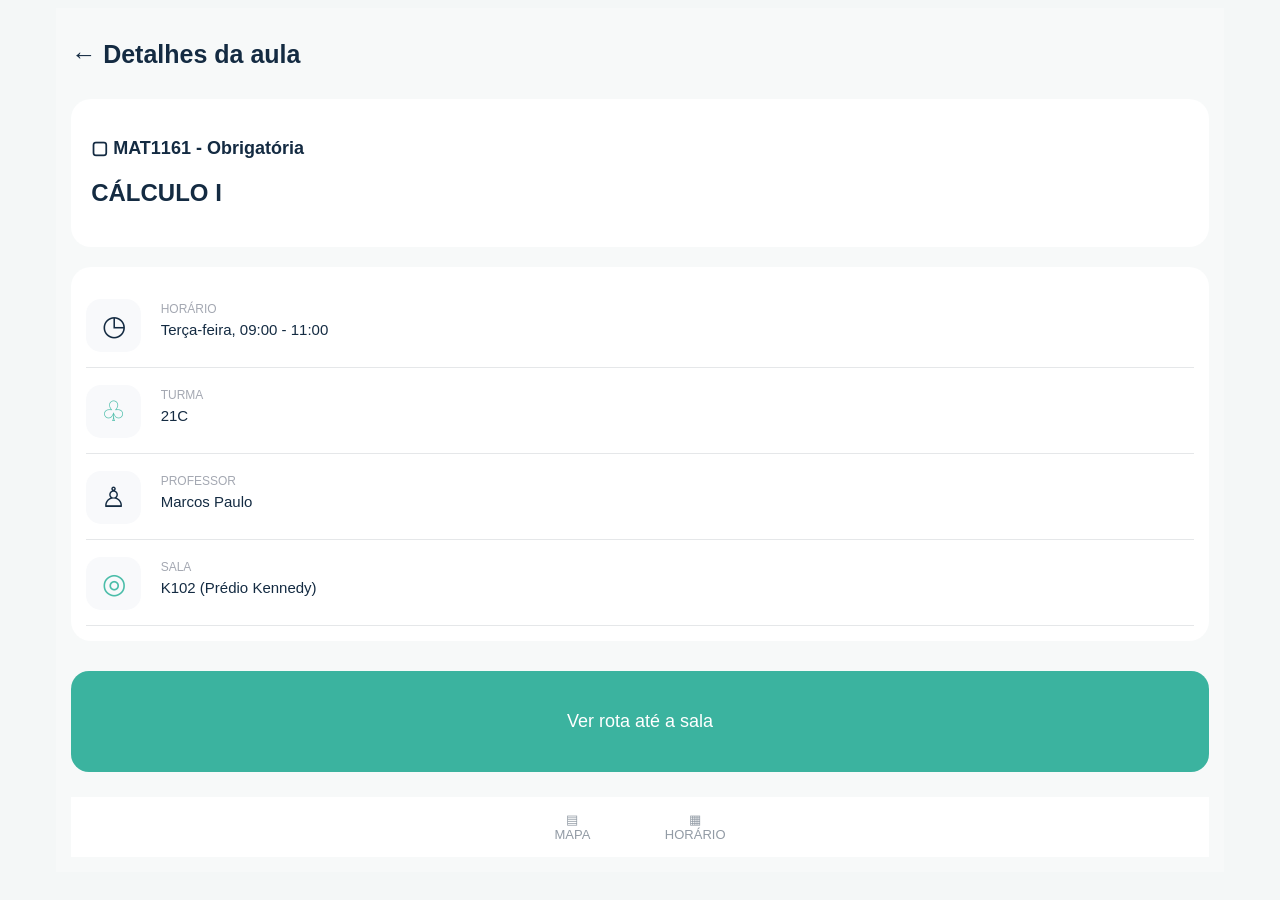
<file: mapucapp/templates/aula.html>
<!DOCTYPE html>
<html lang="pt-br">
<head>
    <meta charset="UTF-8">
    <title>Detalhes da aula</title>
    <link rel="stylesheet" href="..\static\css\aula.css">
</head>
<body>

    <div class="tela">

        <h1>← Detalhes da aula</h1>

        <div class="materia">
           <p>▢ MAT1161 - Obrigatória</p>
            <h2>CÁLCULO I</h2>
        </div>

        <div class="detalhes">

            <div class="item">
                <div class="icone">◷</div>
                <div class="texto">
                    <p class="titulo">HORÁRIO</p>
                    <p>Terça-feira, 09:00 - 11:00</p>
                </div>
            </div>

            <div class="item">
                <div class="icone verde">♧</div>
                <div class="texto">
                    <p class="titulo">TURMA</p>
                    <p>21C</p>
                </div>
            </div>

            <div class="item">
                <div class="icone">♙</div>
                <div class="texto">
                    <p class="titulo">PROFESSOR</p>
                    <p>Marcos Paulo</p>
                </div>
            </div>

            <div class="item">
                <div class="icone verde">◎</div>
                <div class="texto">
                    <p class="titulo">SALA</p>
                <p>K102 (Prédio Kennedy)</p>
                </div>
            </div>

        </div>

        <div class="botao">
           <p>Ver rota até a sala</p>
        </div>

        <div class="menu">
            <p>▤<br>MAPA</p>
            <p>▦<br>HORÁRIO</p>
        </div>

    </div>

</body>
</html>
</file>
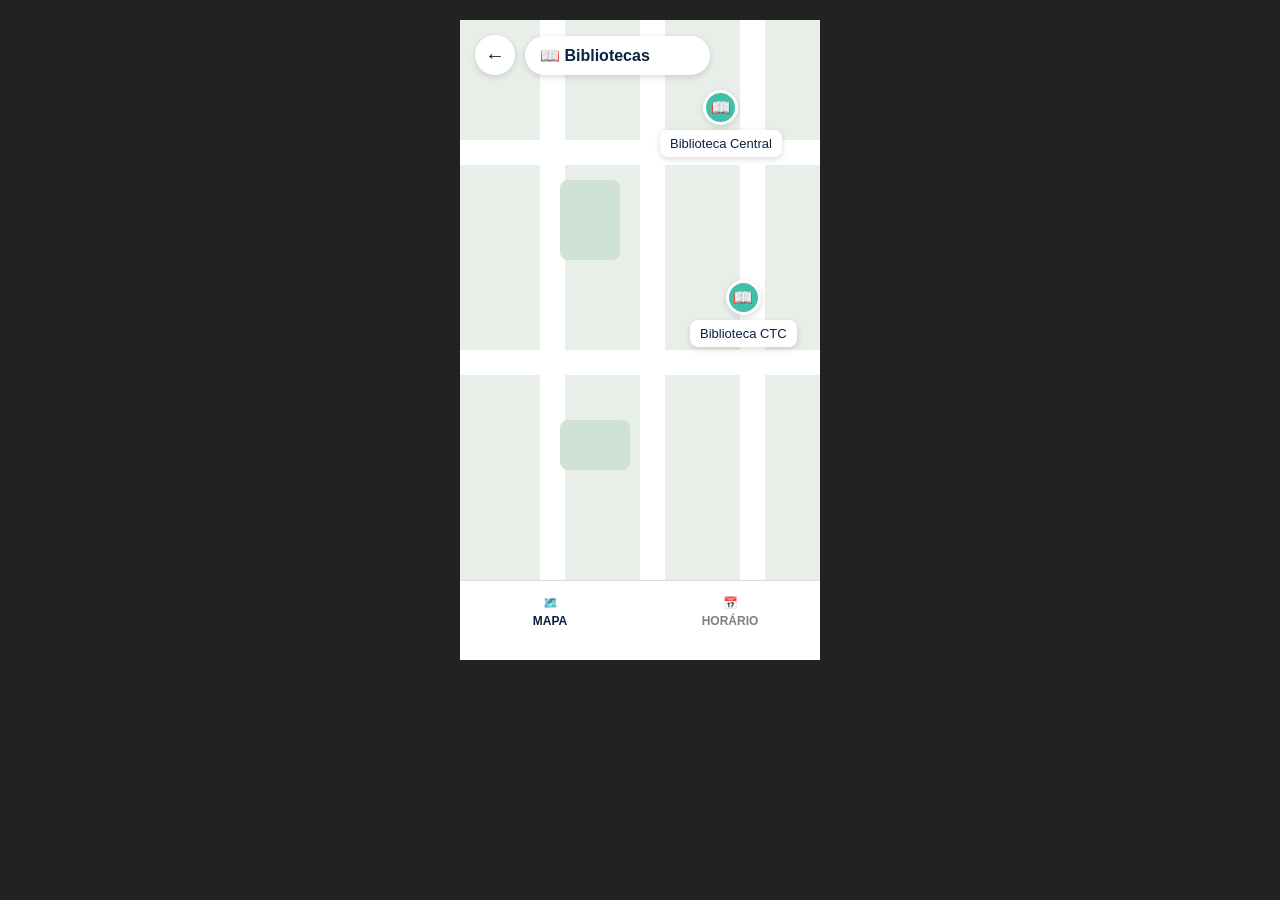
<file: mapucapp/templates/bibliotecas.html>
<!DOCTYPE html>
<html lang="pt-BR">
<head>
  <meta charset="UTF-8">
  <meta name="viewport" content="width=device-width, initial-scale=1">
  <title>Mapa - MaPUC</title>
  <link rel="stylesheet" href="..\static\css\bibliotecas.css">
</head>
<body>
  <div class="celular">

    <header class="topo">
      <a href="telainiciomelhorada.html" class="botao-voltar" aria-label="Voltar">←</a>
      <h1 class="titulo"><span aria-hidden="true">📖</span> Bibliotecas</h1>
    </header>

    <main class="mapa">
      <div class="rua rua--horizontal" style="--pos: 120px"></div>
      <div class="rua rua--horizontal" style="--pos: 330px"></div>
      <div class="rua rua--vertical" style="--pos: 80px"></div>
      <div class="rua rua--vertical" style="--pos: 180px"></div>
      <div class="rua rua--vertical" style="--pos: 280px"></div>

      <div class="quarteirao" style="--top: 160px; --left: 100px; --w: 60px; --h: 80px"></div>
      <div class="quarteirao" style="--top: 400px; --left: 100px; --w: 70px; --h: 50px"></div>

      <div class="marcador" style="--top: 70px; --left: 200px">
        <div class="pino" aria-hidden="true">📖</div>
        <div class="etiqueta">Biblioteca Central</div>
      </div>

      <div class="marcador" style="--top: 260px; --left: 230px">
        <div class="pino" aria-hidden="true">📖</div>
        <div class="etiqueta">Biblioteca CTC</div>
      </div>
    </main>

    <nav class="menu">
      <a class="item-menu ativo" aria-current="page">
        <span class="icone" aria-hidden="true">🗺️</span>
        Mapa
      </a>
      <a href="aula.html" class="item-menu">
        <span class="icone" aria-hidden="true">📅</span>
        Horário
      </a>
    </nav>

  </div>
</body>
</html>
</file>
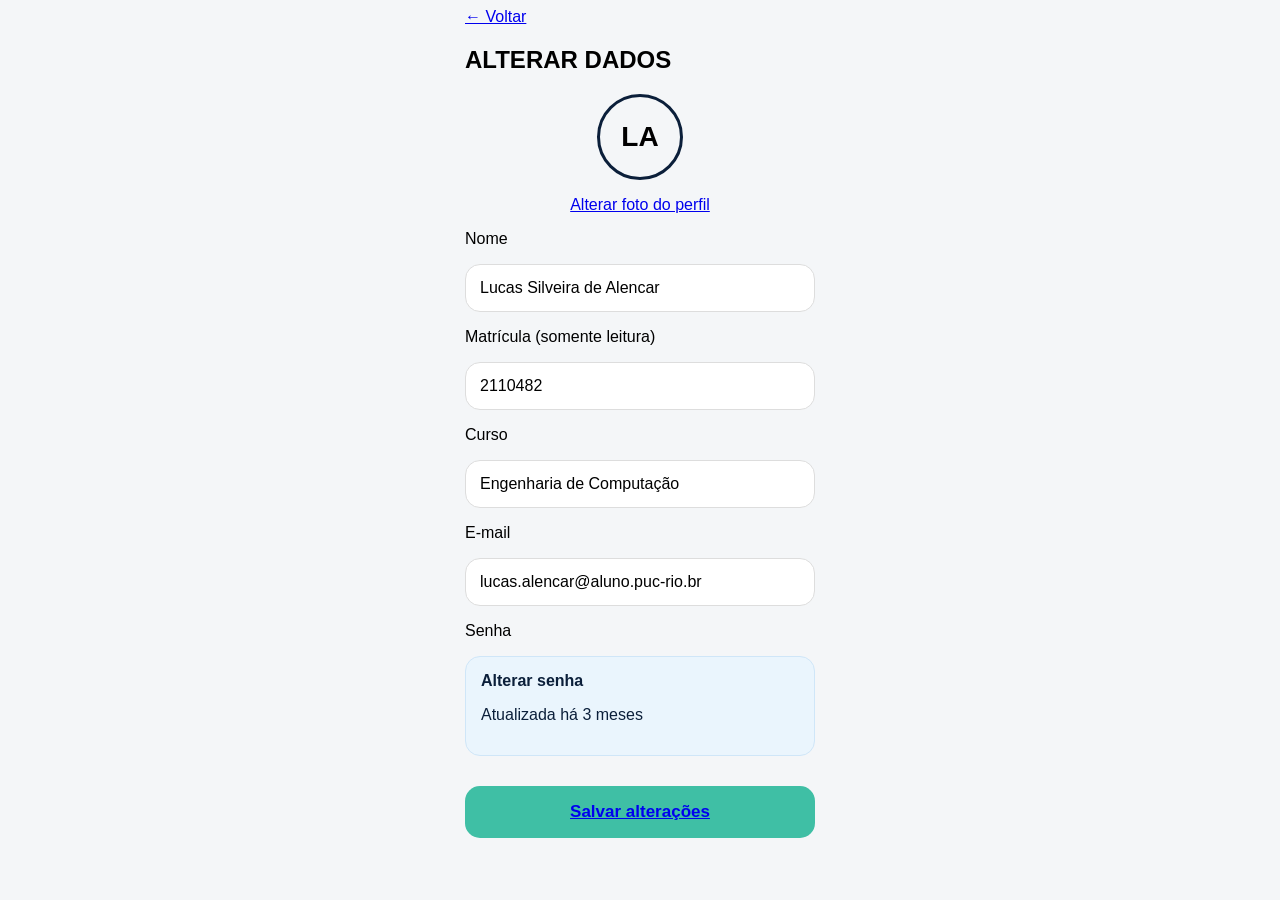
<file: mapucapp/templates/dados.html>
<!DOCTYPE html>
<html lang="pt-br">
  <head>
    <meta charset="UTF-8">
    <title>Alterar Dados - MaPUC</title>
    <link rel="stylesheet" href="../static/css/alterar-dados.css">
  </head>
  <body>
    <div class="container-celular">

      <a href="telaperfilmelhorado.html">← Voltar</a>
      <h2>ALTERAR DADOS</h2>

      <div class="avatar">LA</div>
      <p class="centro"><a href="#">Alterar foto do perfil</a></p>

      <p>Nome</p>
      <input type="text" value="Lucas Silveira de Alencar">

      <p>Matrícula (somente leitura)</p>
      <input type="text" value="2110482" readonly>

      <p>Curso</p>
      <input type="text" value="Engenharia de Computação">

      <p>E-mail</p>
      <input type="text" value="lucas.alencar@aluno.puc-rio.br">

      <p>Senha</p>
      <a class="cartao-senha" href="#">
        <b>Alterar senha</b>
        <p>Atualizada há 3 meses</p>
      </a>

      <button><a href="telaperfilmelhorado.html">Salvar alterações</button></a>

    </div>
  </body>
</html>
</file>
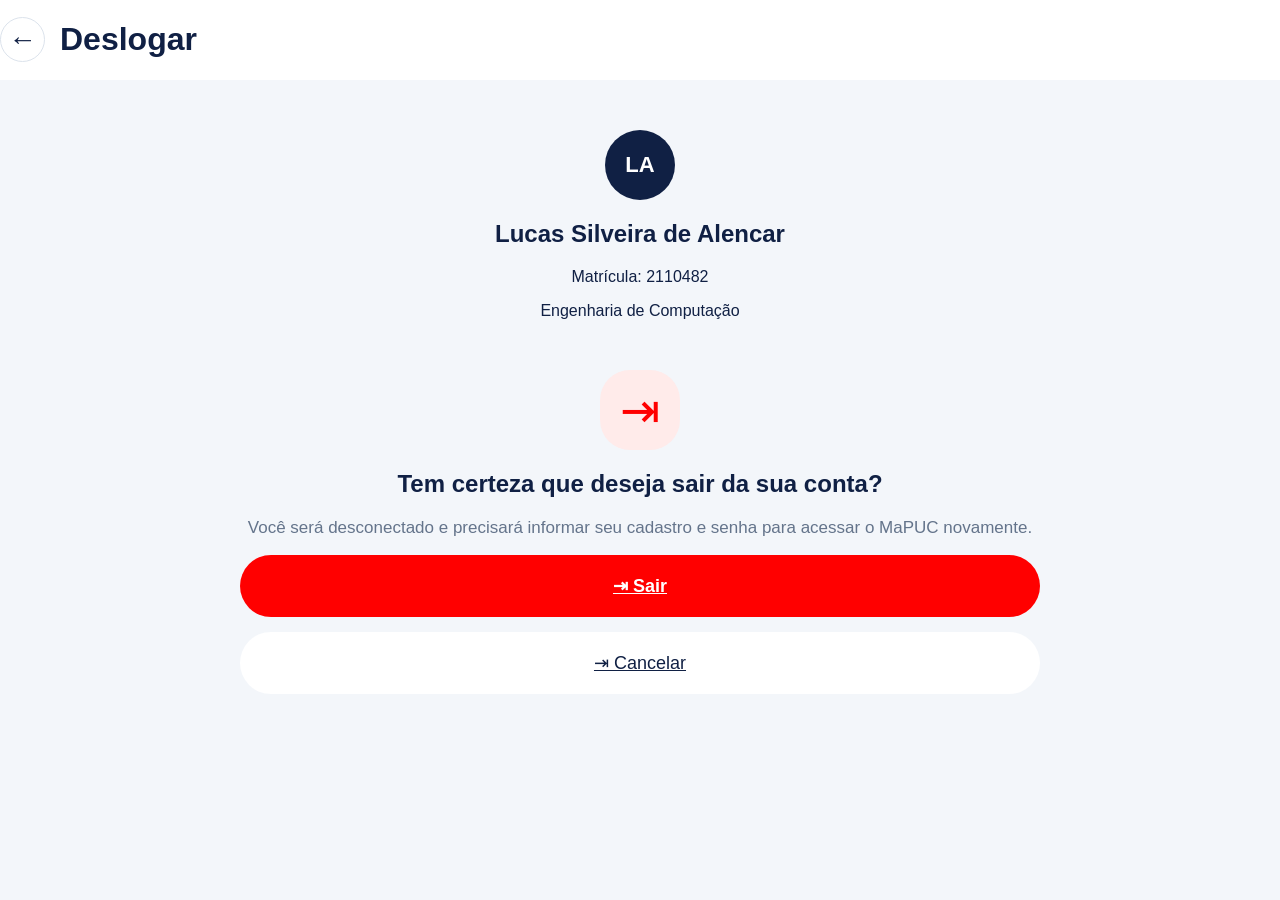
<file: mapucapp/templates/deslogar.html>
<!DOCTYPE html>
<html>
<head>
    <meta charset="UTF-8">
    <title>Deslogar - MaPUC</title>
    <link rel="stylesheet" href="../static/css/deslogar.css">
</head>

<body>

    <div class="topo">
        <a href="telaperfilmelhorado.html"><button class="botao-seta" type="button">←</button></a>
        <h1>Deslogar</h1>
    </div>

    <div class="geral">
			
    	<div class="circulo-iniciais">LA</div>

    	<h2>Lucas Silveira de Alencar</h2>
    	<p>Matrícula: 2110482</p>
    	<p>Engenharia de Computação</p>


        <div class="icone-saida">⇥</div>

        <h2 class="pergunta">Tem certeza que deseja sair da sua conta?</h2>

        <p class="descricao">
            Você será desconectado e precisará informar seu cadastro e senha
            para acessar o MaPUC novamente.
        </p>

        <div class="botoes">
            <a href="loginmelhorado.html" class="botao-sair">⇥ Sair</a>

            <a href="telaperfilmelhorado.html" class="botao-cancelar">⇥ Cancelar</a>
        </div>

    </div>

</body>
</html>
</file>
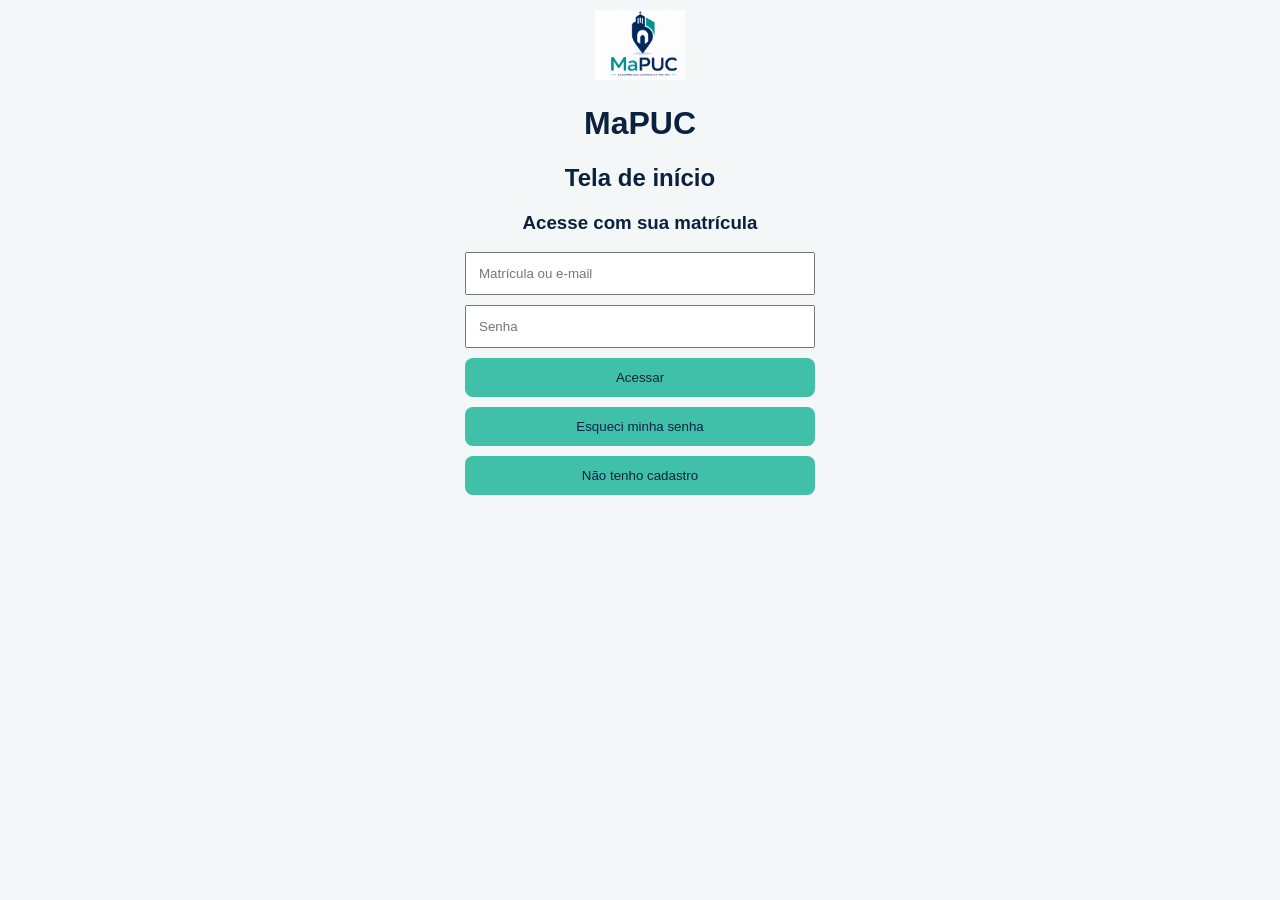
<file: mapucapp/templates/loginmelhorado.html>
<!DOCTYPE html>
<html lang="pt-br">
<head>
    <meta charset="UTF-8">
    <meta name="viewport" content="width=device-width, initial-scale=1.0">
    <title>Login - MaPUC</title>
    <link rel="stylesheet" href="../static/css/loginmelhorado.css">
</head>

<body>

    <div class="container-celular">

        <div class="imagem-logo">
            <img src="logopuc.png" alt="Logo MaPUC">
        </div>

        <h1>MaPUC</h1>

        <h2>Tela de início</h2>
        <h3>Acesse com sua matrícula</h3>

<div>
    <input type="text" placeholder="Matrícula ou e-mail">

    <input type="password" placeholder="Senha">

    <button type="button">Acessar</button>
</div>

        <button type="button">Esqueci minha senha</button>
        <button type="button">Não tenho cadastro</button>

    </div>

</body>
</html>
</file>
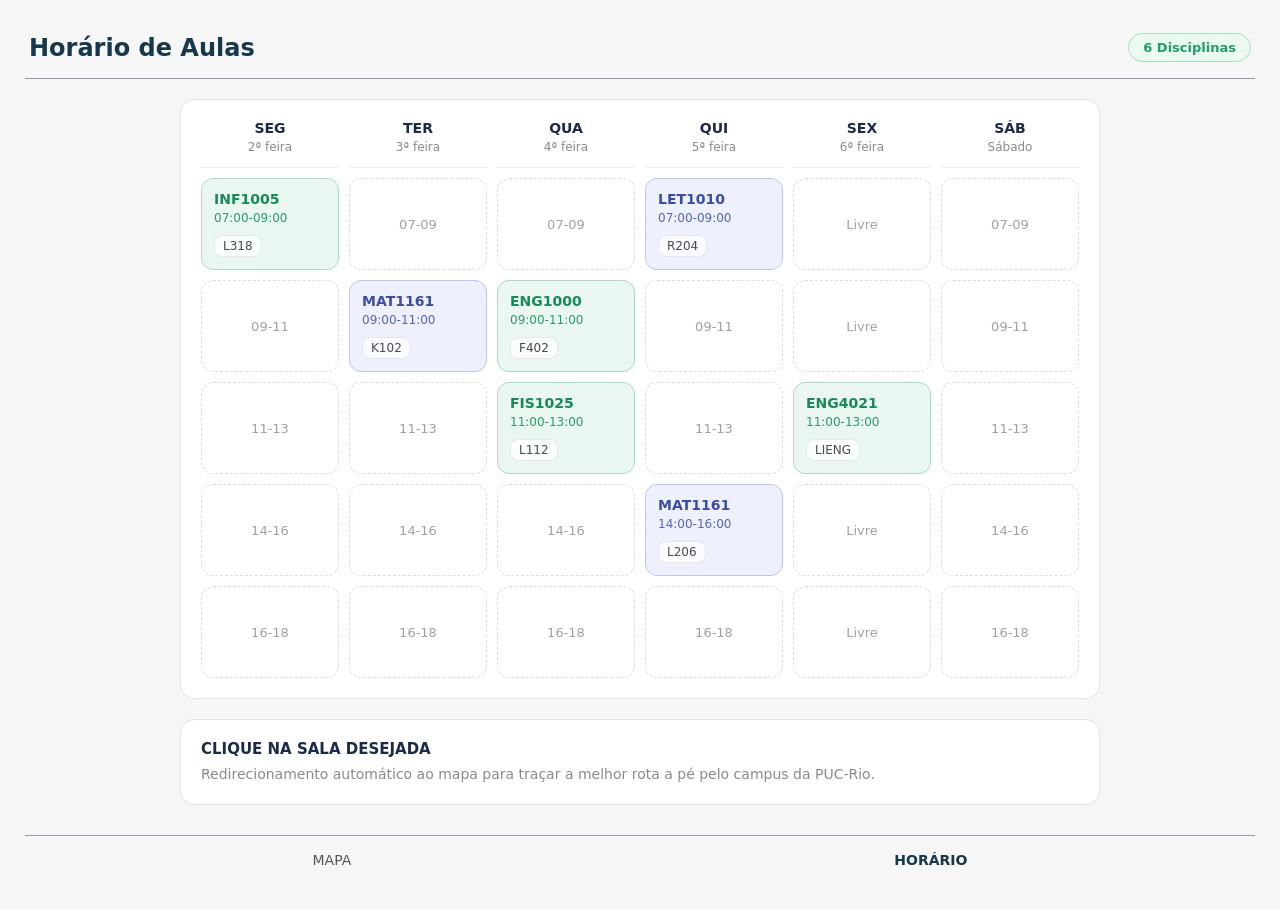
<file: mapucapp/templates/telaaulas.html>
<!DOCTYPE html>
<html>
  <head>
    <title>MaPUC - Horário</title>
    <link rel="stylesheet" href="..\static\css\telaaulas.css" />
  </head>
  <body>
    <header class="topbar">
      <div class="topbar-left">
        <h1>Horário de Aulas</h1>
      </div>
      <span class="badge-disciplinas">6 Disciplinas</span>
    </header>

    <div class="conteudo">
      <div class="grade-wrapper">
        <div class="grade">
          <!-- cabeçalho dos dias -->
          <div class="dia-cabecalho"><strong>SEG</strong><span>2ª feira</span></div>
          <div class="dia-cabecalho"><strong>TER</strong><span>3ª feira</span></div>
          <div class="dia-cabecalho"><strong>QUA</strong><span>4ª feira</span></div>
          <div class="dia-cabecalho"><strong>QUI</strong><span>5ª feira</span></div>
          <div class="dia-cabecalho"><strong>SEX</strong><span>6ª feira</span></div>
          <div class="dia-cabecalho"><strong>SÁB</strong><span>Sábado</span></div>

          <!-- 07-09 -->
          <div class="celula aula verde">
            <span class="aula-codigo">INF1005</span>
            <span class="aula-hora">07:00-09:00</span>
            <span class="sala">L318</span>
          </div>
          <div class="celula vazia">07-09</div>
          <div class="celula vazia">07-09</div>
          <div class="celula aula azul">
            <span class="aula-codigo">LET1010</span>
            <span class="aula-hora">07:00-09:00</span>
            <span class="sala">R204</span>
          </div>
          <div class="celula vazia">Livre</div>
          <div class="celula vazia">07-09</div>

          <!-- 09-11 -->
          <div class="celula vazia">09-11</div>
          <div class="celula aula azul">
            <span class="aula-codigo">MAT1161</span>
            <span class="aula-hora">09:00-11:00</span>
            <span class="sala">K102</span>
          </div>
          <div class="celula aula verde">
            <span class="aula-codigo">ENG1000</span>
            <span class="aula-hora">09:00-11:00</span>
            <span class="sala">F402</span>
          </div>
          <div class="celula vazia">09-11</div>
          <div class="celula vazia">Livre</div>
          <div class="celula vazia">09-11</div>

          <!-- 11-13 -->
          <div class="celula vazia">11-13</div>
          <div class="celula vazia">11-13</div>
          <div class="celula aula verde">
            <span class="aula-codigo">FIS1025</span>
            <span class="aula-hora">11:00-13:00</span>
            <span class="sala">L112</span>
          </div>
          <div class="celula vazia">11-13</div>
          <div class="celula aula verde">
            <span class="aula-codigo">ENG4021</span>
            <span class="aula-hora">11:00-13:00</span>
            <span class="sala">LIENG</span>
          </div>
          <div class="celula vazia">11-13</div>

          <!-- 14-16 -->
          <div class="celula vazia">14-16</div>
          <div class="celula vazia">14-16</div>
          <div class="celula vazia">14-16</div>
          <div class="celula aula azul">
            <span class="aula-codigo">MAT1161</span>
            <span class="aula-hora">14:00-16:00</span>
            <span class="sala">L206</span>
          </div>
          <div class="celula vazia">Livre</div>
          <div class="celula vazia">14-16</div>

          <!-- 16-18 -->
          <div class="celula vazia">16-18</div>
          <div class="celula vazia">16-18</div>
          <div class="celula vazia">16-18</div>
          <div class="celula vazia">16-18</div>
          <div class="celula vazia">Livre</div>
          <div class="celula vazia">16-18</div>
        </div>
      </div>

      <div class="card-dica">
        <h3>CLIQUE NA SALA DESEJADA</h3>
        <p>Redirecionamento automático ao mapa para traçar a melhor rota a pé pelo campus da PUC-Rio.</p>
      </div>
    </div>

    <footer class="rodape">
      <span class="rodape-item">MAPA</span>
      <span class="rodape-item ativo">HORÁRIO</span>
    </footer>
  </body>
</html>
</file>
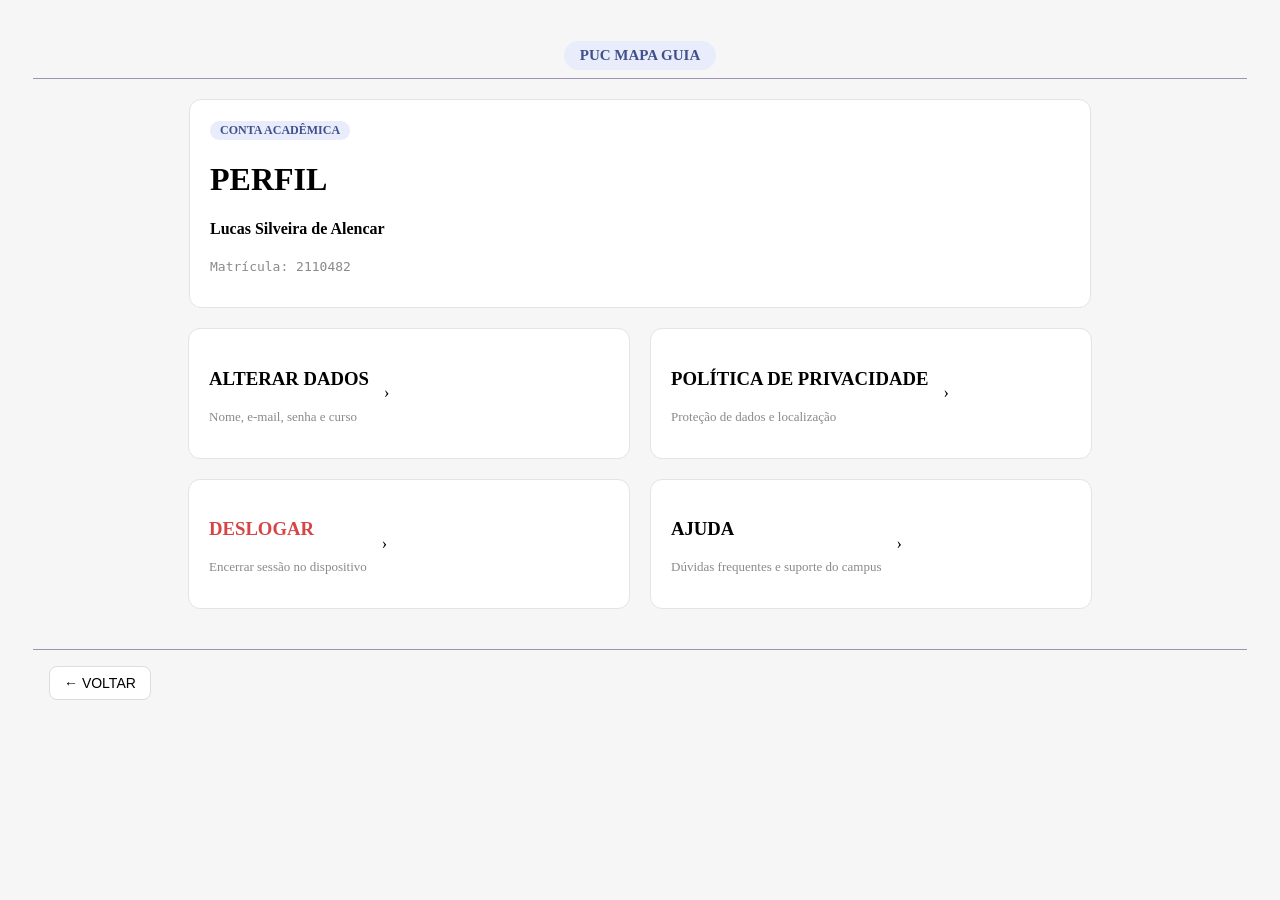
<file: mapucapp/templates/telaperfilmelhorado.html>
<!DOCTYPE html>
<html>
  <head>
    <title>MaPUC - Perfil</title>
    <link rel="stylesheet" href="..\static\css\telaperfilmelhorado.css">
  </head>
  <body>
    <header class="topbar">
      <span class="titulo-topo">PUC MAPA GUIA</span>
    </header>


    <div class="linha">
      <div class="caixa perfil">
        <span class="etiqueta">CONTA ACADÊMICA</span>
        <h1>PERFIL</h1>
        <h4>Lucas Silveira de Alencar</h4>
        <p class="matricula">Matrícula: 2110482</p>
      </div>
    </div>

    <div class="linha">
      <div class="caixa opcao">
        <div class="texto-opcao">
          <h3>ALTERAR DADOS</h3>
          <p class="meta">Nome, e-mail, senha e curso</p>
        </div>
        <span class="seta">›</span>
      </div>
      <div class="caixa opcao">
        <div class="texto-opcao">
          <h3>POLÍTICA DE PRIVACIDADE</h3>
          <p class="meta">Proteção de dados e localização</p>
        </div>
        <span class="seta">›</span>
      </div>
    </div>

    <div class="linha">
      <div class="caixa opcao">
        <div class="texto-opcao">
          <h3 class="vermelho">DESLOGAR</h3>
          <p class="meta">Encerrar sessão no dispositivo</p>
        </div>
        <span class="seta">›</span>
      </div>
      <div class="caixa opcao">
        <div class="texto-opcao">
          <h3>AJUDA</h3>
          <p class="meta">Dúvidas frequentes e suporte do campus</p>
        </div>
        <span class="seta">›</span>
      </div>
    </div>

    <footer class="rodape">
      <button class="voltar-rodape" href="telainiciomelhorada.html">← VOLTAR</button>
    </footer>
  </body>
</html>
</file>
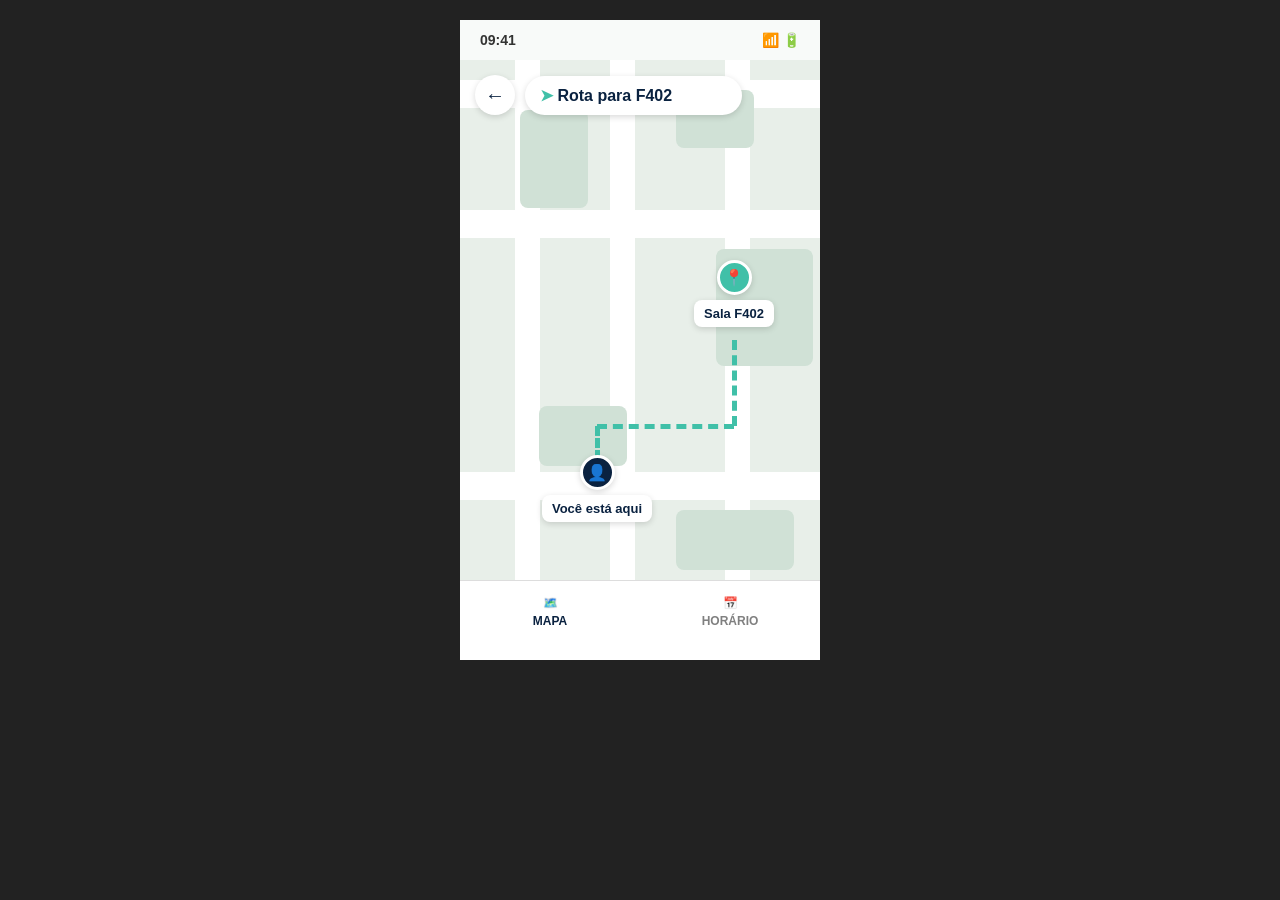
<file: mapucapp/templates/telarota.html>
<!DOCTYPE html>
<html lang="pt-BR">
<head>
  <meta charset="UTF-8">
  <meta name="viewport" content="width=device-width, initial-scale=1">
  <title>Rota - MaPUC</title>
  <link rel="stylesheet" href="..\static\css\telarota.css">
</head>
<body>
  <div class="celular">

    <div class="barra-status" aria-hidden="true">
      <span>09:41</span>
      <span>📶 🔋</span>
    </div>

    <header class="topo">
      <a href="telainiciomelhorada.html" class="botao-voltar" aria-label="Voltar">←</a>
      <h1 class="titulo"><span class="seta" aria-hidden="true">➤</span> Rota para F402</h1>
    </header>

    <main class="mapa">
      <div class="rua rua--horizontal" style="--pos: 60px"></div>
      <div class="rua rua--horizontal" style="--pos: 190px"></div>
      <div class="rua rua--horizontal" style="--pos: 452px"></div>
      <div class="rua rua--vertical" style="--pos: 55px"></div>
      <div class="rua rua--vertical" style="--pos: 150px"></div>
      <div class="rua rua--vertical" style="--pos: 265px"></div>

      <div class="quarteirao" style="--top: 90px; --left: 60px; --w: 68px; --h: 98px"></div>
      <div class="quarteirao" style="--top: 70px; --left: 216px; --w: 78px; --h: 58px"></div>
      <div class="quarteirao" style="--top: 229px; --left: 256px; --w: 97px; --h: 117px"></div>
      <div class="quarteirao" style="--top: 386px; --left: 79px; --w: 88px; --h: 60px"></div>
      <div class="quarteirao" style="--top: 490px; --left: 216px; --w: 118px; --h: 60px"></div>

      <div class="trajeto trajeto--vertical" style="--top: 320px; --left: 272px; --size: 86px"></div>
      <div class="trajeto trajeto--horizontal" style="--top: 404px; --left: 137px; --size: 137px"></div>
      <div class="trajeto trajeto--vertical" style="--top: 406px; --left: 135px; --size: 34px"></div>

      <div class="marcador" style="--top: 240px; --left: 214px">
        <div class="pino" aria-hidden="true">📍</div>
        <div class="etiqueta">Sala F402</div>
      </div>

      <div class="marcador" style="--top: 435px; --left: 77px">
        <div class="pino pino--escuro" aria-hidden="true">👤</div>
        <div class="etiqueta">Você está aqui</div>
      </div>
    </main>

    <nav class="menu">
      <a class="item-menu ativo" aria-current="page">
        <span aria-hidden="true">🗺️</span>
        Mapa
      </a>
      <a href="aula.html" class="item-menu">
        <span aria-hidden="true">📅</span>
        Horário
      </a>
    </nav>

  </div>
</body>
</html>
</file>
<file: mapucapp/static/css/alterar-dados.css>
body {
  background-color: #f4f6f8;
  font-family: Arial, sans-serif;
}

.container-celular {
  width: 350px;
  margin: 0 auto;
}

.avatar {
  width: 80px;
  height: 80px;
  line-height: 80px;
  text-align: center;
  border: 3px solid #0b1f3a;
  border-radius: 50%;
  font-size: 28px;
  font-weight: bold;
  margin: 0 auto;
}

.centro {
  text-align: center;
}

input {
  width: 100%;
  box-sizing: border-box;
  padding: 14px;
  border: 1px solid #dddddd;
  border-radius: 15px;
  font-size: 16px;
}

.cartao-senha {
  display: block;
  background-color: #eaf5fd;
  border: 1px solid #cfe6f8;
  border-radius: 15px;
  padding: 15px;
  color: #0b1f3a;
  text-decoration: none;
}

button {
  width: 100%;
  background-color: #3fbfa5;
  color: white;
  font-size: 17px;
  font-weight: bold;
  border: none;
  border-radius: 15px;
  padding: 16px;
  margin-top: 30px;
}
</file>
<file: mapucapp/static/css/deslogar.css>
body {
    margin: 0;
    font-family: Arial, sans-serif;
    background-color: #f3f6fa;
    color: #102044;
}

.topo {
    display: flex;
    align-items: center;
    gap: 15px;
    background-color: white;
}

.cabecalho h1 {
    font-size: 28px;
}

.botao-seta {
    width: 45px;
    height: 45px;
    border: 1px solid #dce3ec;
    border-radius: 50%;
    background-color: white;
    font-size: 28px;
    color: #102044;
    cursor: pointer;
}

.geral {
    max-width: 800px;
    margin: 50px auto;
    text-align: center;
}



.circulo-iniciais {
    background-color: #102044;
    color: white;
    width: 70px;
    height: 70px;
    border-radius: 50%;
    margin: auto;
    line-height: 70px;
    font-size: 22px;
    font-weight: bold;
}

.perfil h2 {
    font-size: 22px;
}

.perfil p {
    color: #64748b;
}


.icone-saida {
    display: flex;
    align-items: center;
    justify-content: center;
    width: 80px;
    height: 80px;
    margin: 50px auto 20px;
    border-radius: 30px;
    background-color: #ffebea;
    color: red;
    font-size: 48px;
}

.pergunta {
    color: #102044;
    font-size: 24px;
}

.descricao {
    color: #64748b;
    font-size: 17px;
}


.botoes {
    display: flex;
    flex-direction: column;
    gap: 15px;
}


.botao-sair {
    padding: 20px;
    border-radius: 35px;
    background-color: red;
    color: white;
    font-size: 18px;
    font-weight: bold;
    cursor: pointer;
}

.botao-cancelar {
    padding: 20px;
    border-radius: 35px;
    background-color: white;
    color: #102044;
    font-size: 18px;
    cursor: pointer;
}
</file>
<file: mapucapp/static/css/loginmelhorado.css>
body {
    background-color: #f4f7f7;
    font-family: Arial;
    color: #0A2240;
    margin: 0;
    padding: 10px;
}

.container-celular {
    width: 100%;
    max-width: 350px;
    margin: auto;
    text-align: center;
}

.imagem-logo img {
    width: 90px;
}

input {
    width: 100%;
    padding: 12px;
    margin-bottom: 10px;
    box-sizing: border-box;
}

button {
    width: 100%;
    padding: 12px;
    margin-bottom: 10px;
    background-color: #40C0A8;
    color: #0A2240;
    border: none;
    border-radius: 8px;
}
</file>
